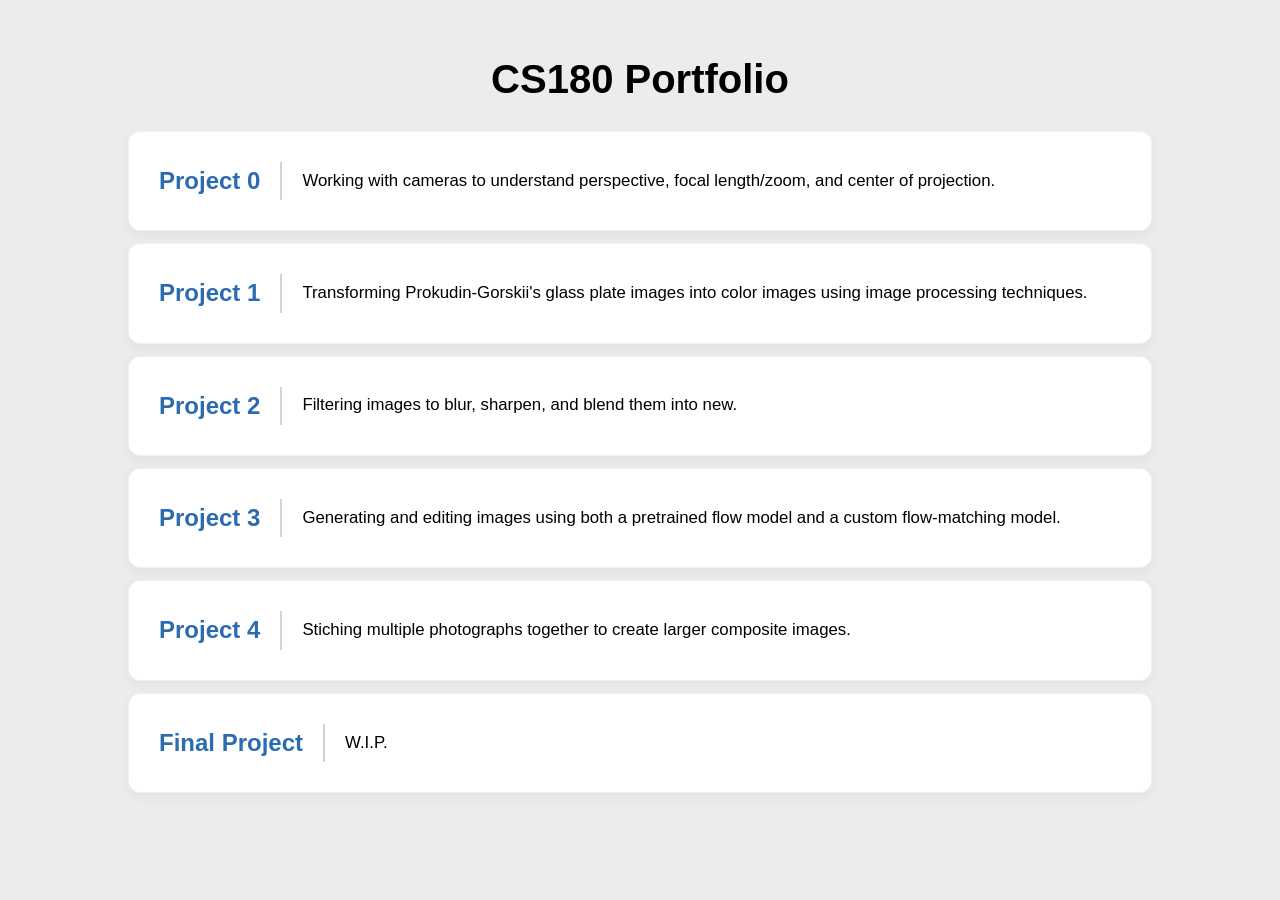
<file: index.html>
<!DOCTYPE html>
<html>
<head>
    <title>My Portfolio</title>
    <link rel="stylesheet" href="style.css">
</head>
<body>
    <h1>CS180 Portfolio</h1>
    <div class="project-bar">
        <a href="./0/index.html">Project 0</a>
        <p>
            Working with cameras to understand perspective, focal length/zoom, and center of projection.
        </p>
    </div>
    <div class="project-bar">
        <a href="./1/index.html">Project 1</a>
        <p>
            Transforming Prokudin-Gorskii's glass plate images into color images using image processing techniques.
        </p>
    </div>
    <div class="project-bar">
        <a href="./2/index.html">Project 2</a>
        <p>
            Filtering images to blur, sharpen, and blend them into new.
        </p>
    </div>
    <div class="project-bar">
        <a href="./3/index.html">Project 3</a>
        <p>
            Generating and editing images using both a pretrained flow model and a custom flow-matching model.
        </p>
    </div>
    <div class="project-bar">
        <a href="./4/index.html">Project 4</a>
        <p>
            Stiching multiple photographs together to create larger composite images.
        </p>
    </div>
    <div class="project-bar">
        <a href="./error.html">Final Project</a>
        <p>
            W.I.P.
        </p>
    </div>
</body>
</html>
</file>
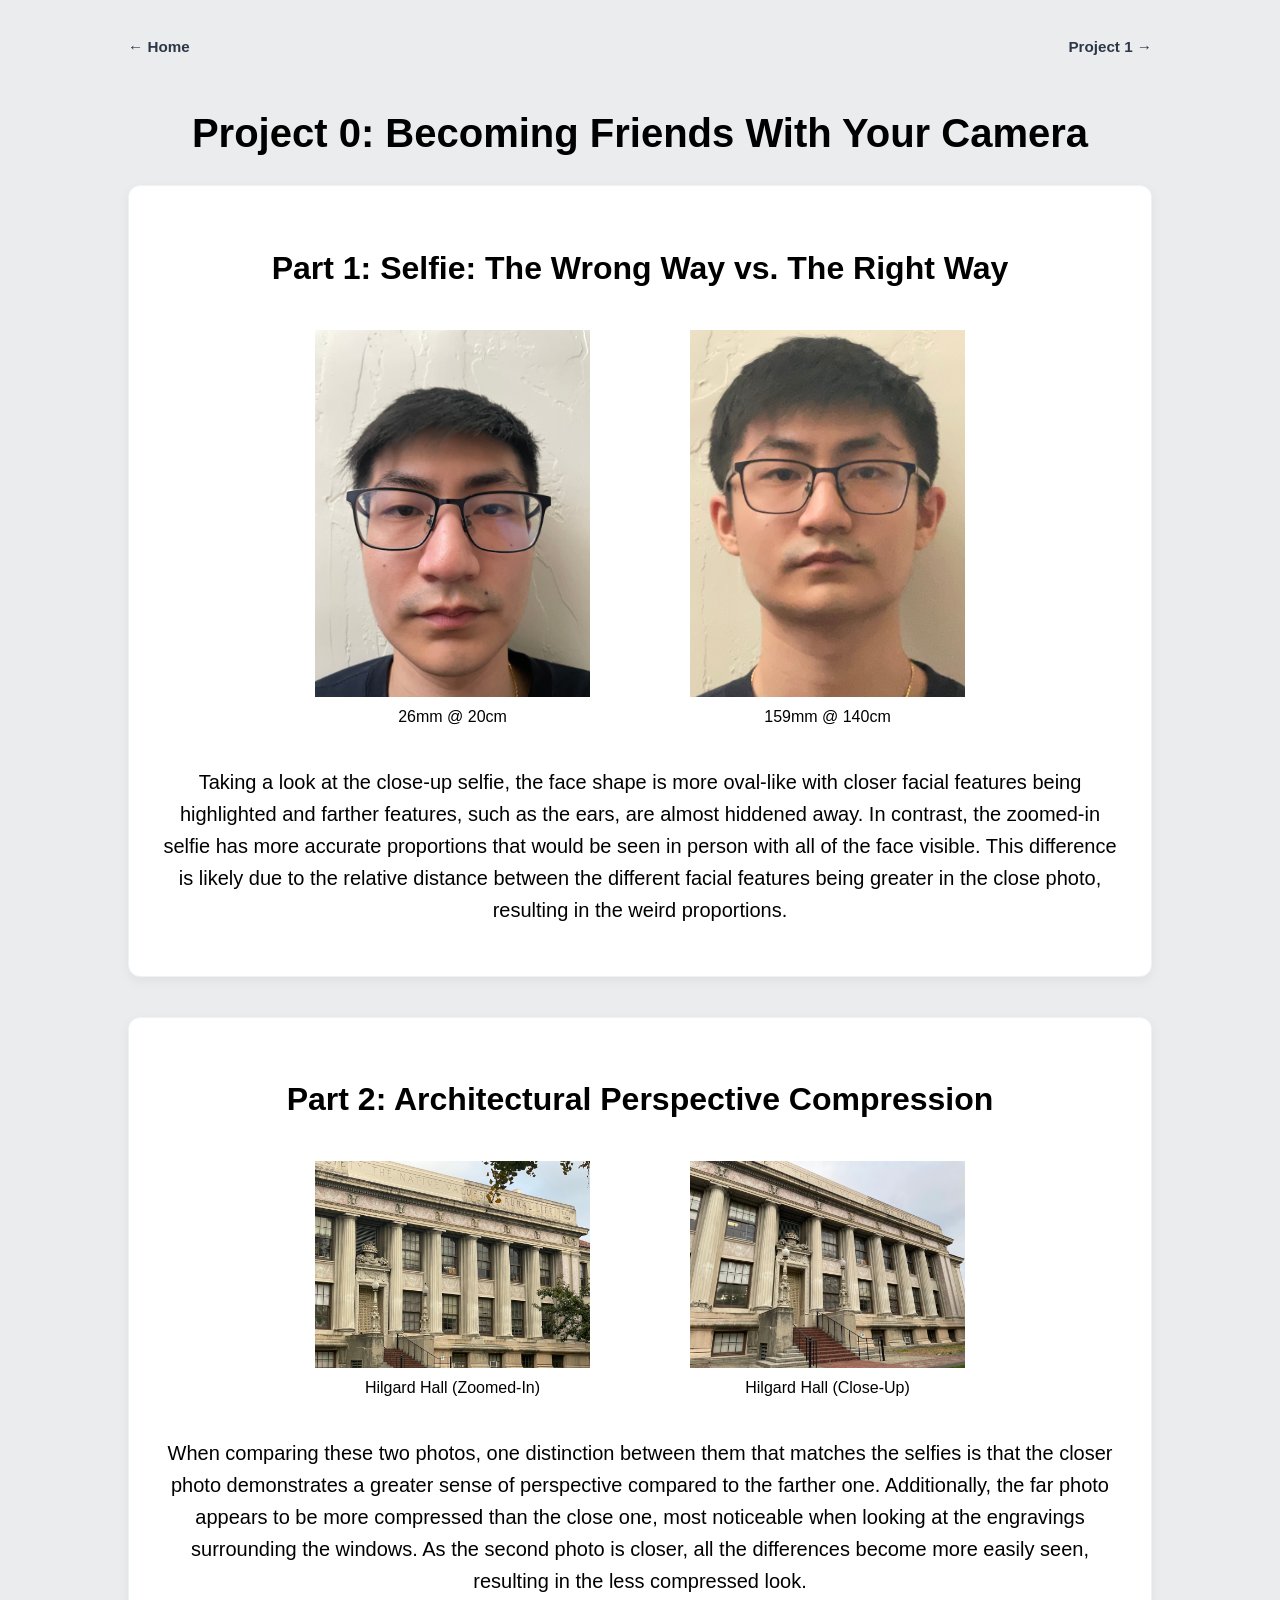
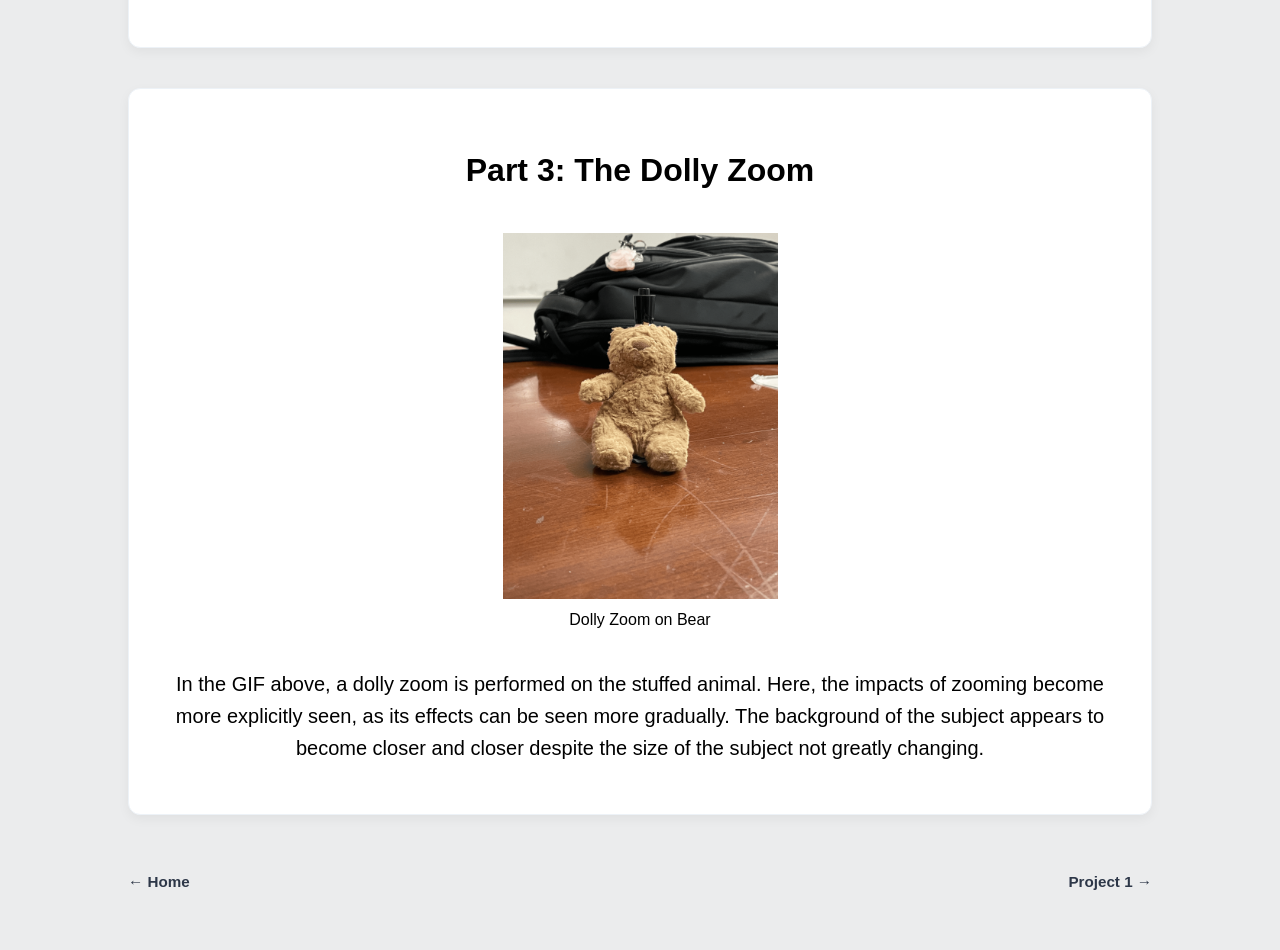
<file: 0/index.html>
<!DOCTYPE html>
<html>
<head>
    <title>Project 0</title>
    <link rel="stylesheet" href="../style.css">
</head>
<body>
    <nav class="nav-bar">
        <a href="../index.html" class="nav-link">← Home</a>
        <a href="../1/index.html" class="nav-link">Project 1 →</a>
    </nav>
    <h1>Project 0: Becoming Friends With Your Camera</h1>
    <div>
        <h2>Part 1: Selfie: The Wrong Way vs. The Right Way</h2>
        <div class="images">
            <figure>
                <img src="./media/selfie-close.jpg" alt="Close-up selfie">
                <figcaption>26mm @ 20cm</figcaption>
            </figure>
            
            <figure>
                <img src="./media/selfie-far.JPG" alt="Far-away selfie with zoom">
                <figcaption>159mm @ 140cm</figcaption>
            </figure>
        </div>
        <p>Taking a look at the close-up selfie, the face shape is more oval-like with 
            closer facial features being highlighted and farther features, such as the ears,
            are almost hiddened away. In contrast, the zoomed-in selfie has more accurate proportions
            that would be seen in person with all of the face visible. This difference is likely 
            due to the relative distance between the different facial features being greater in
            the close photo, resulting in the weird proportions.
        </p>
    </div>
    
    <div>
        <h2>Part 2: Architectural Perspective Compression</h2>
        <div class="images">
            <figure>
                <img src="./media/building-far.JPG" alt="Zoomed-in photo of Hilgard Hall">
                <figcaption>Hilgard Hall (Zoomed-In)</figcaption>
            </figure>

            <figure>
                <img src="./media/building-close.JPG" alt="Close-up photo of Hilgard Hall">
                <figcaption>Hilgard Hall (Close-Up)</figcaption>
            </figure>
        
        </div>
         
        
        <p>When comparing these two photos, one distinction between them that matches the selfies is 
            that the closer photo demonstrates a greater sense of perspective compared to the farther one.
            Additionally, the far photo appears to be more compressed than the close one, most noticeable 
            when looking at the engravings surrounding the windows. As the second photo is closer, all 
            the differences become more easily seen, resulting in the less compressed look.
        </p>
    </div>
    
    <div>
        <h2>Part 3: The Dolly Zoom</h2>
        <div class="images">
            <figure>
                <img src="./media/dolly-zoom.gif" alt="Dolly Zoom effect on a stuffed bear">
                <figcaption>Dolly Zoom on Bear</figcaption>
            </figure>
        </div>
        
        
        <p>In the GIF above, a dolly zoom is performed on the stuffed animal.
            Here, the impacts of zooming become more explicitly seen, as its effects can be
            seen more gradually. The background of the subject appears to become closer and closer 
            despite the size of the subject not greatly changing.
        </p>
    </div>
    <nav class="nav-bar">
        <a href="../index.html" class="nav-link">← Home</a>
        <a href="../error.html" class="nav-link">Project 1 →</a>
    </nav>
</body>
</html>
</file>
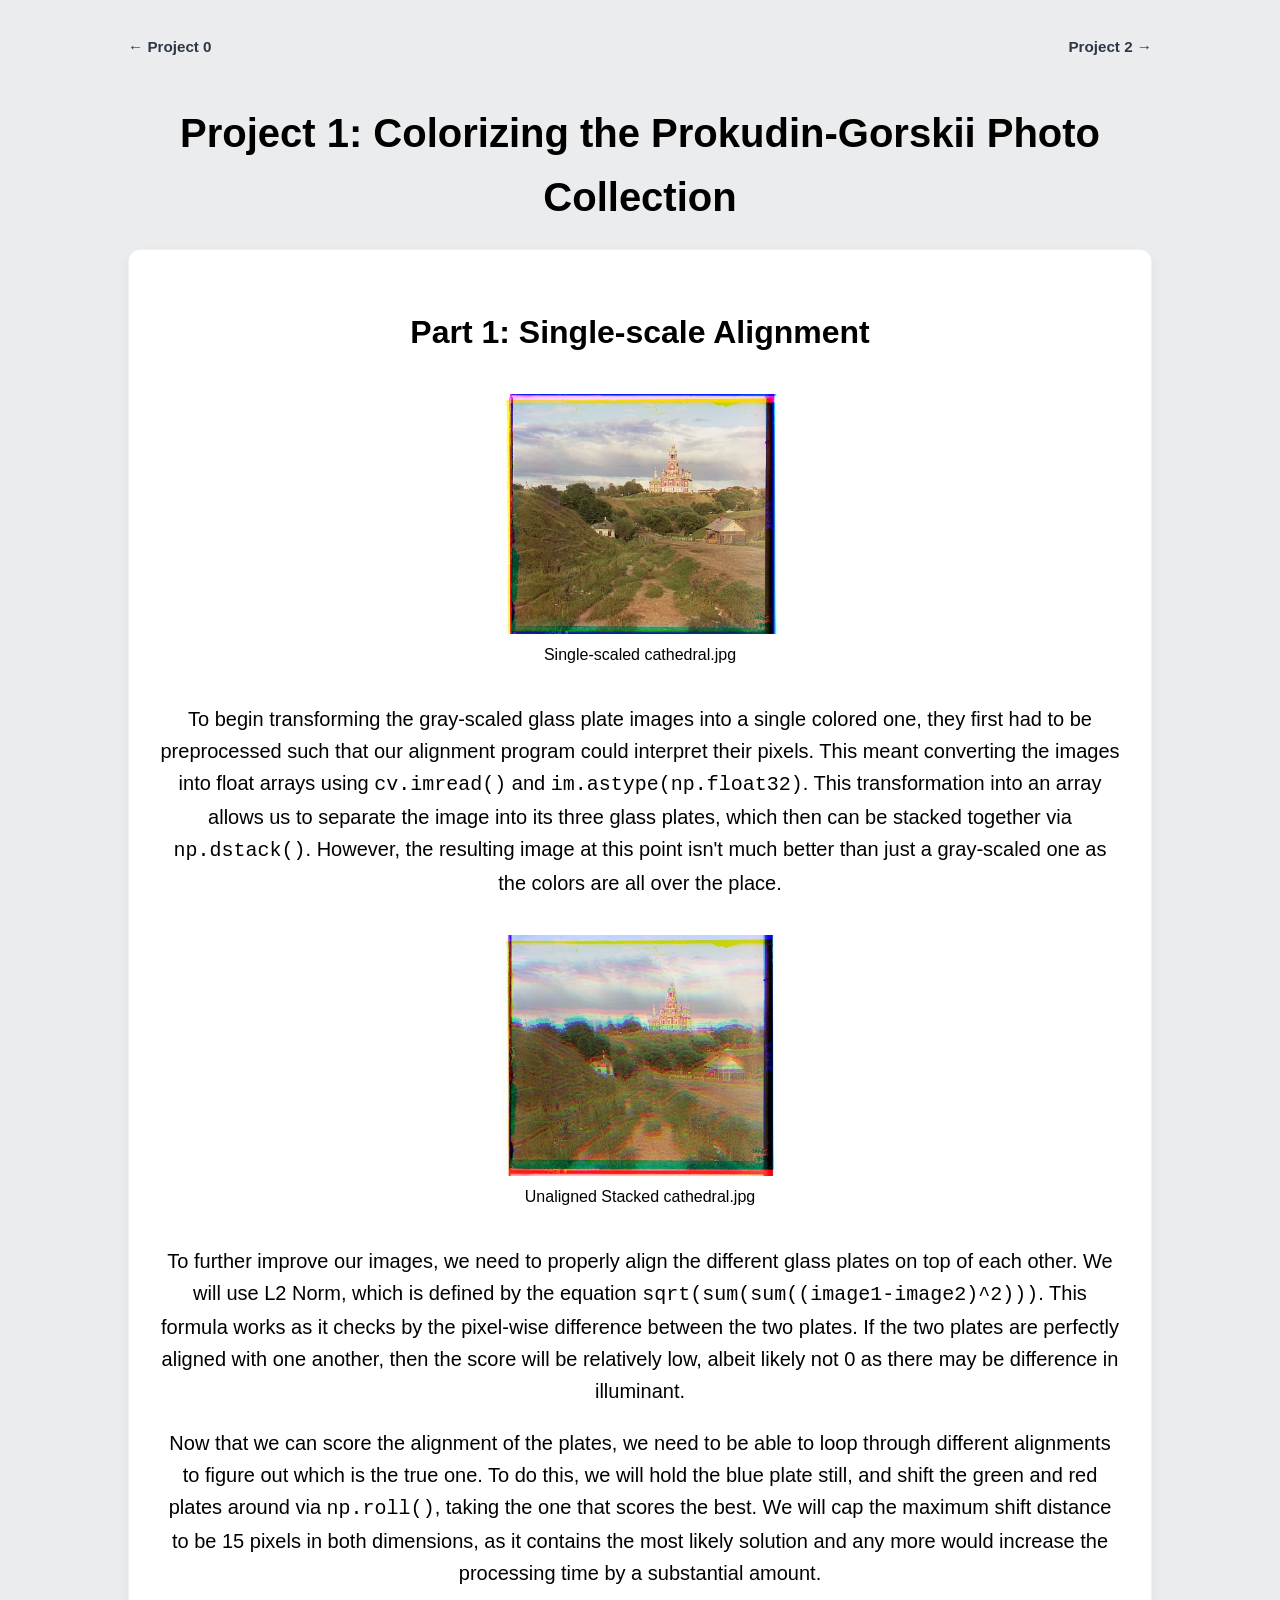
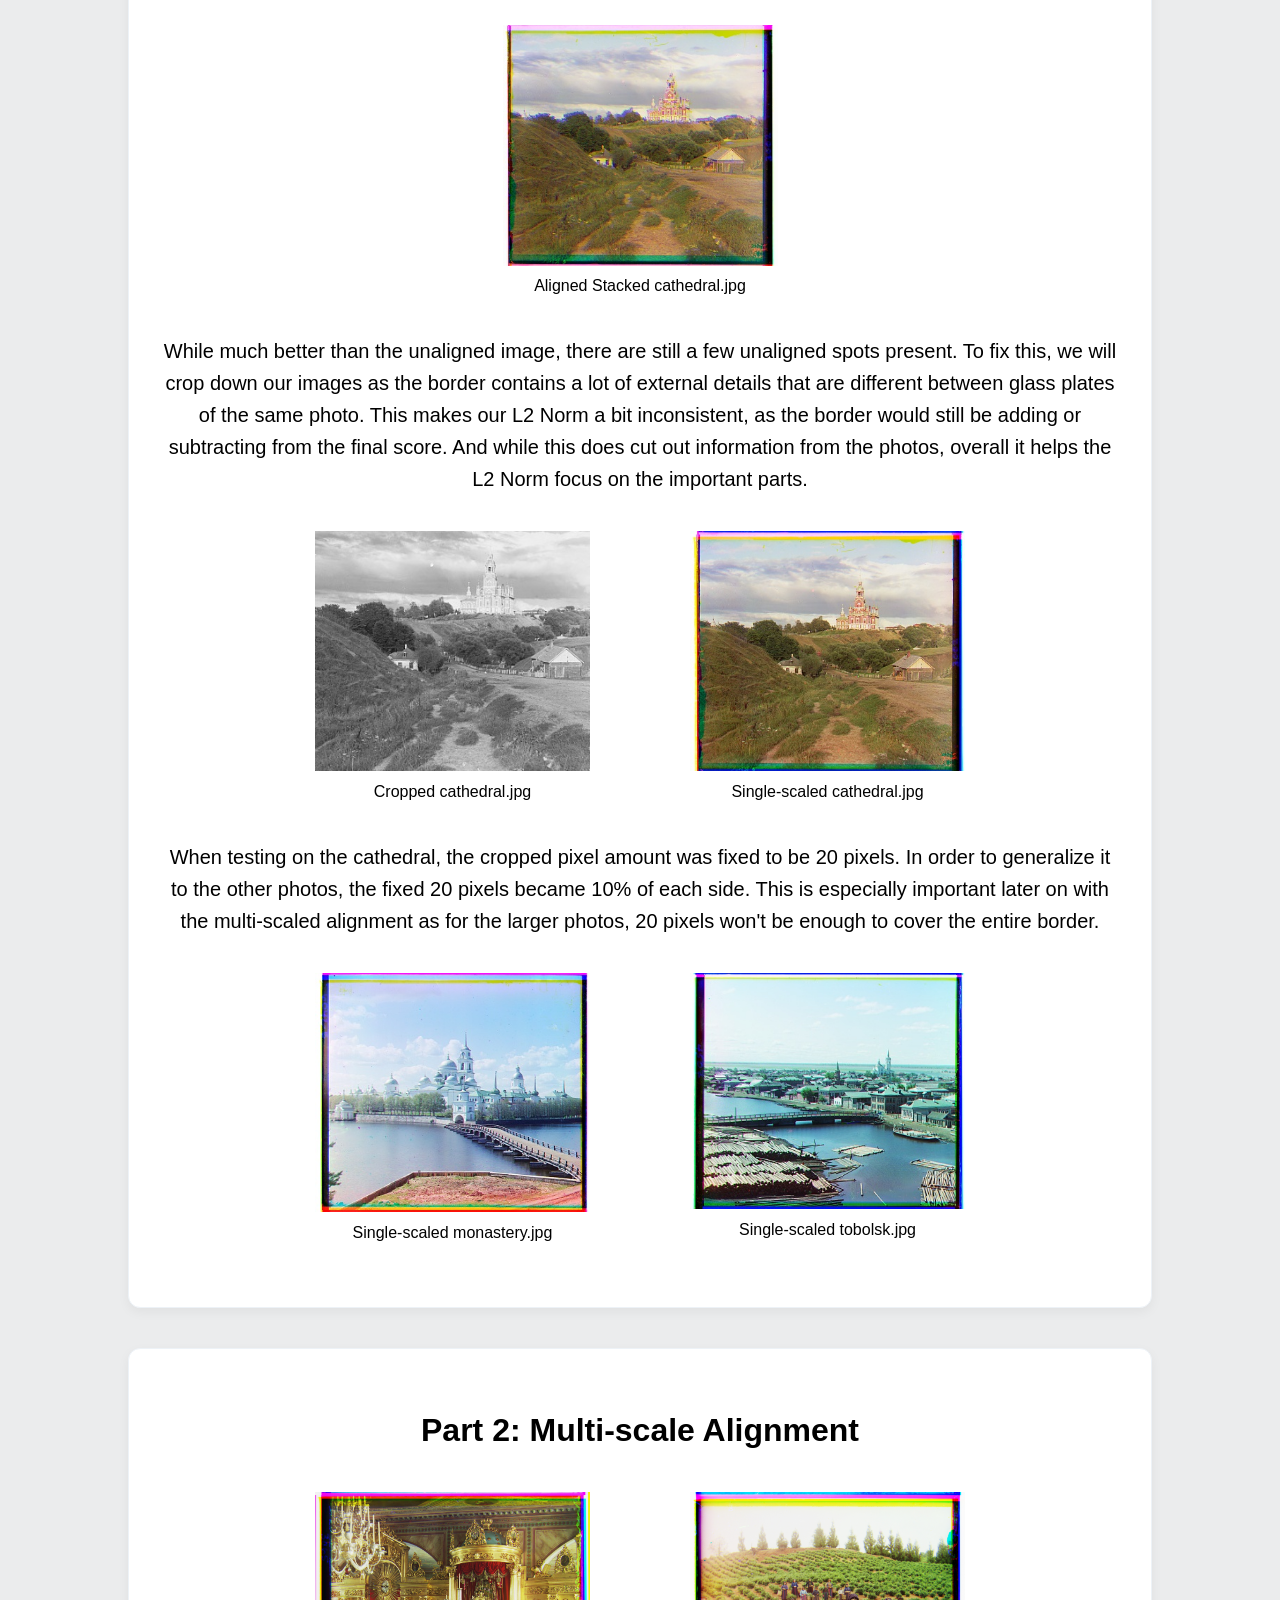
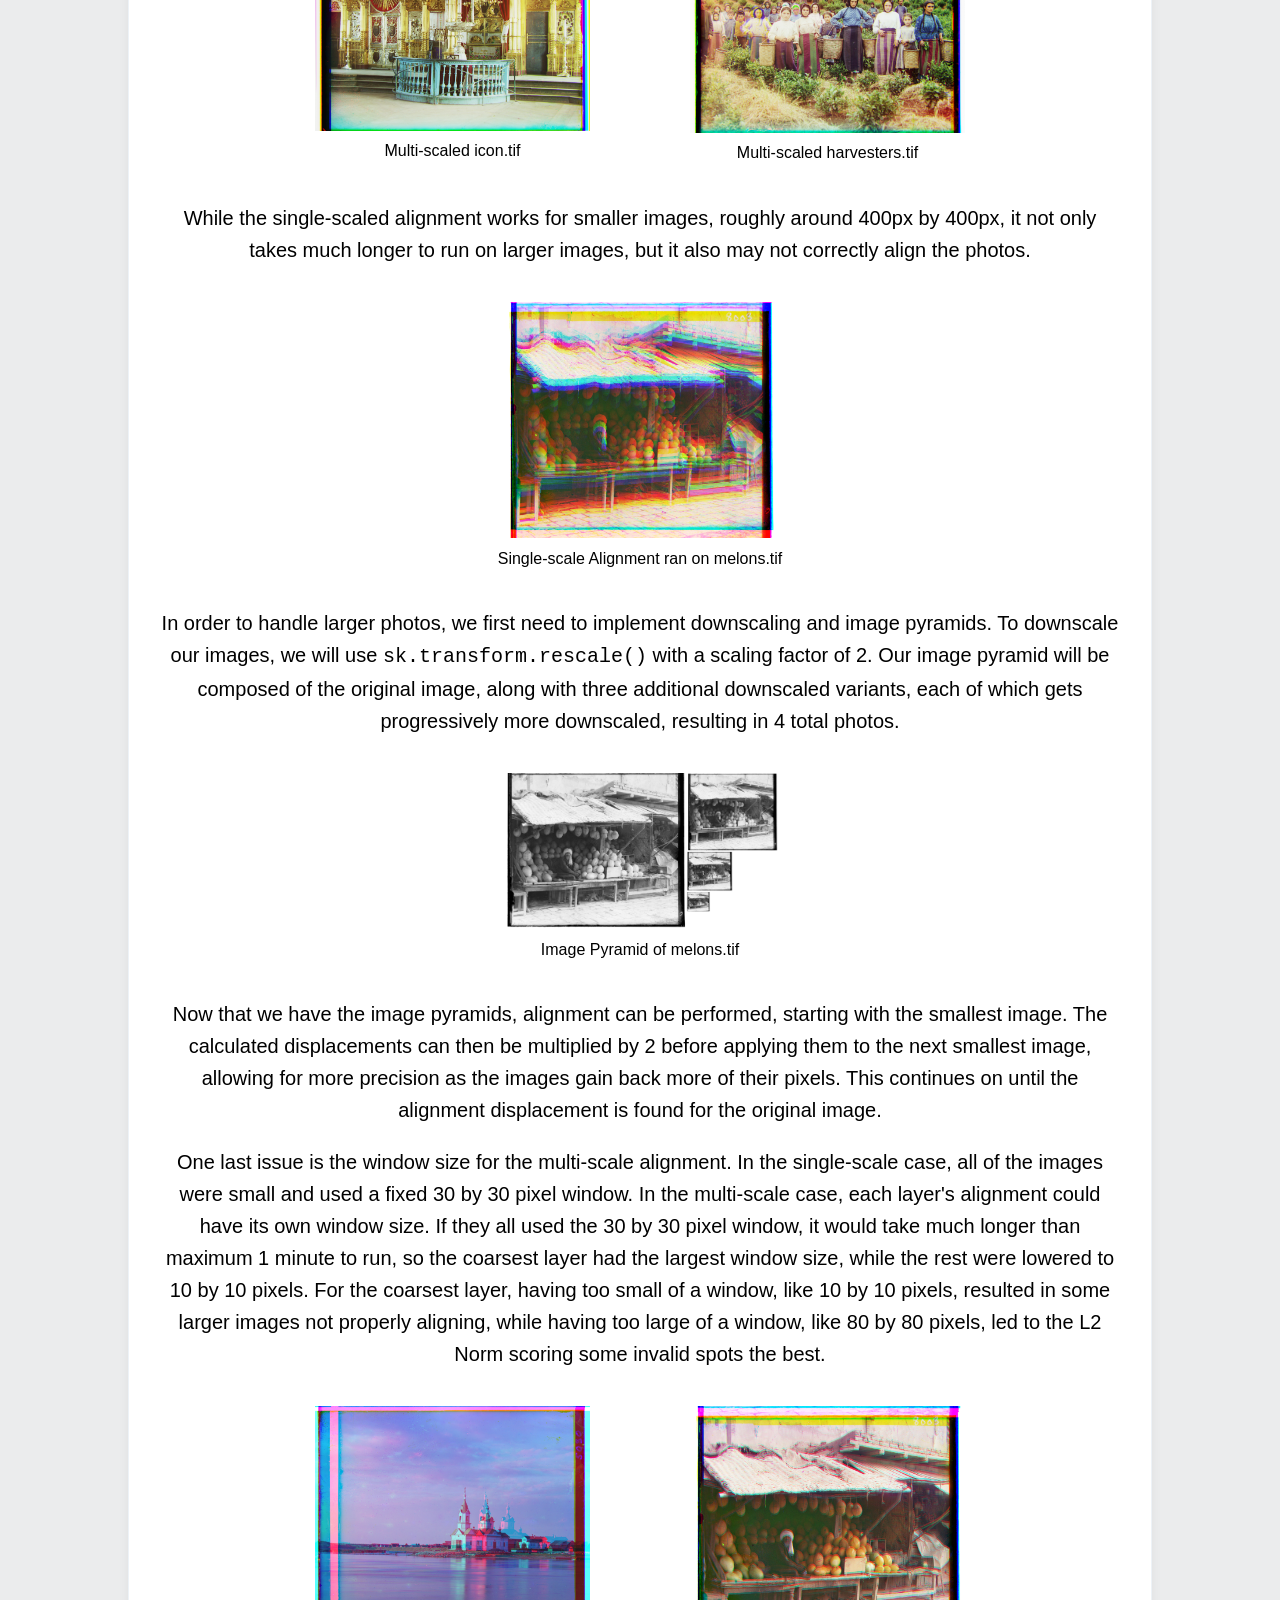
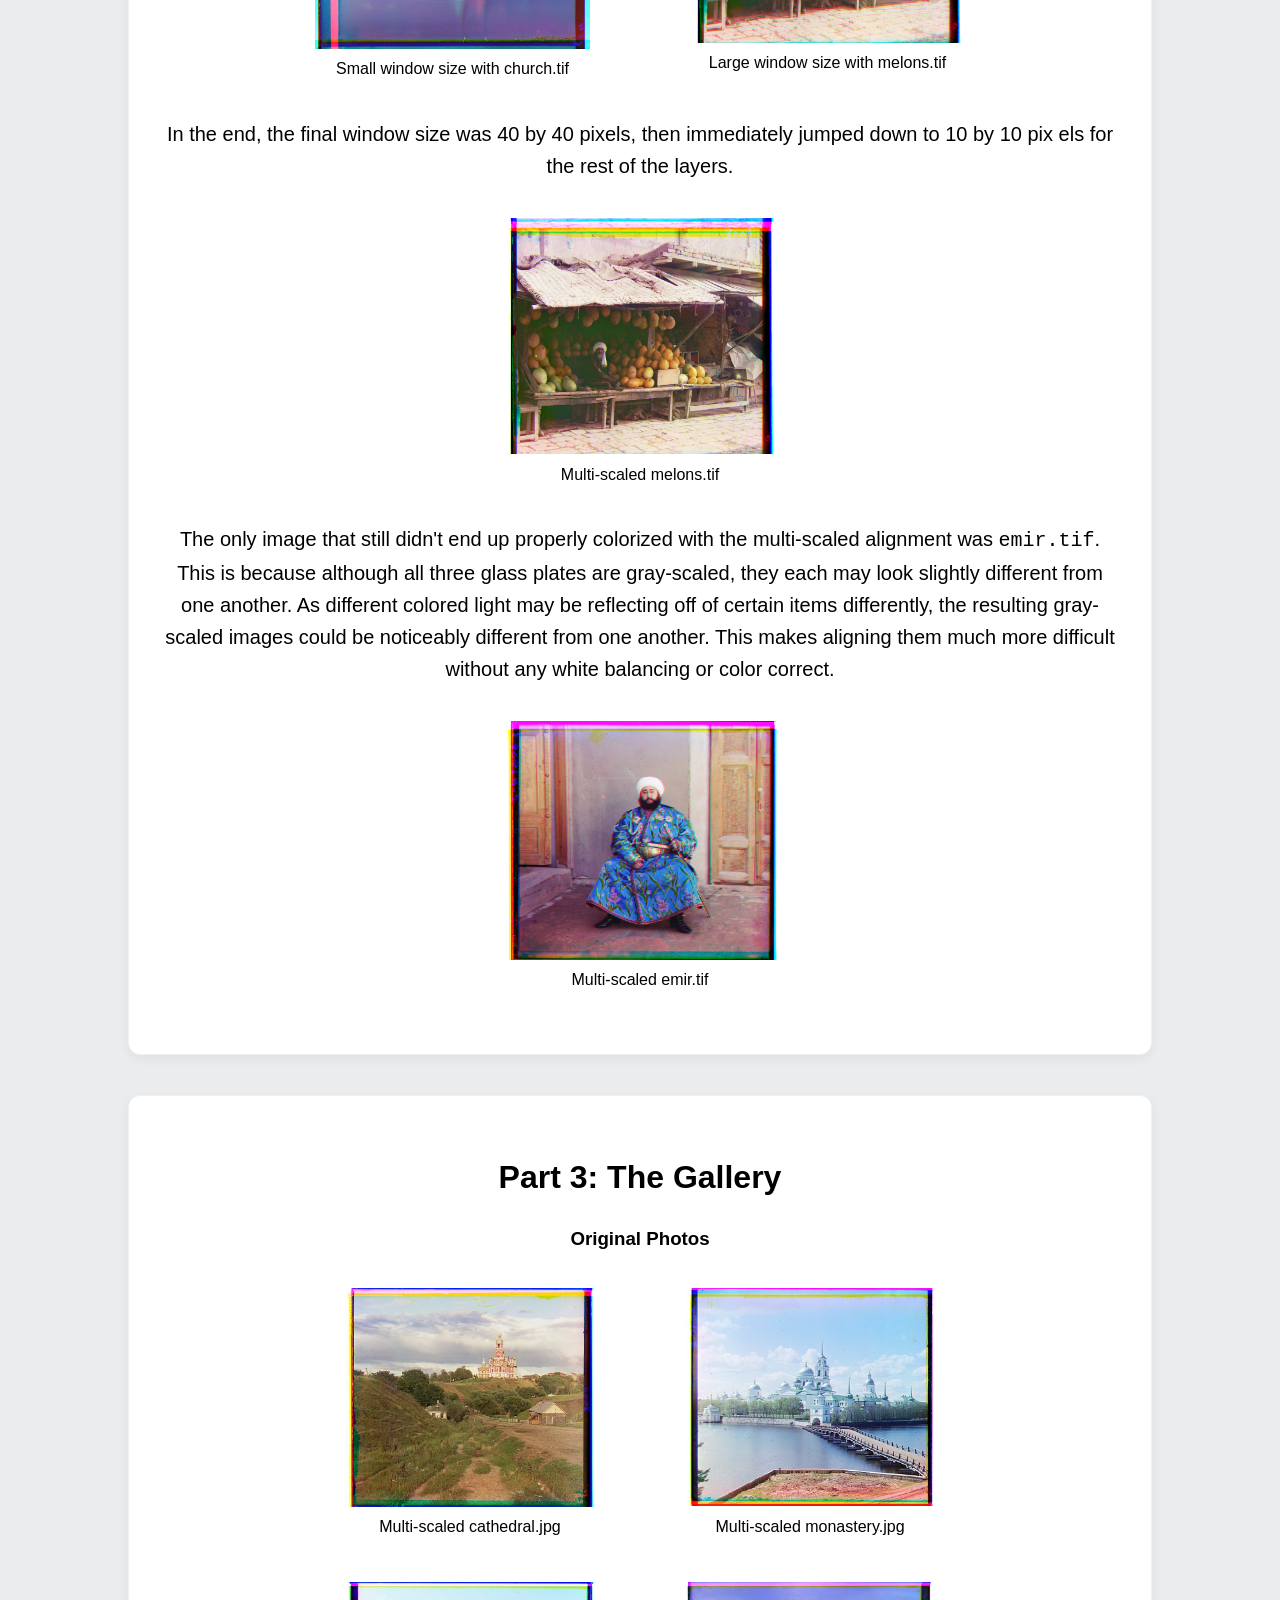
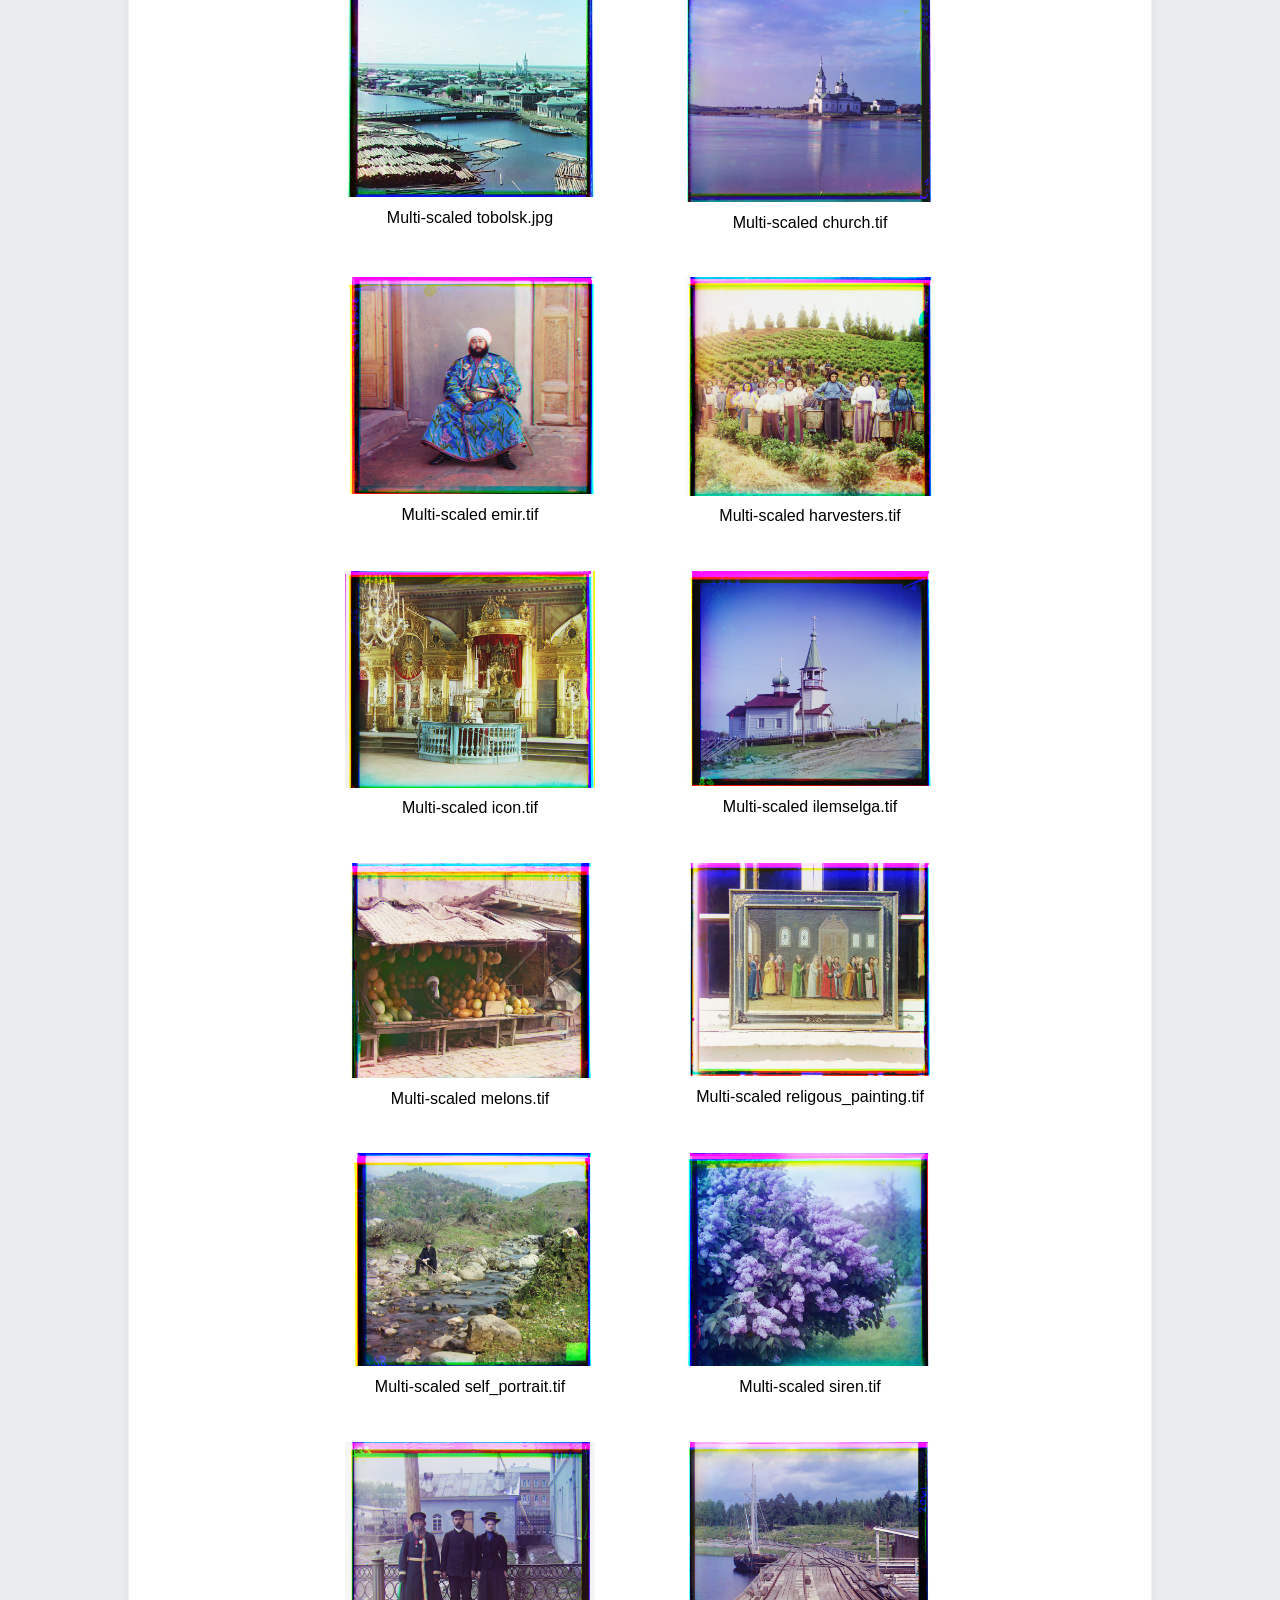
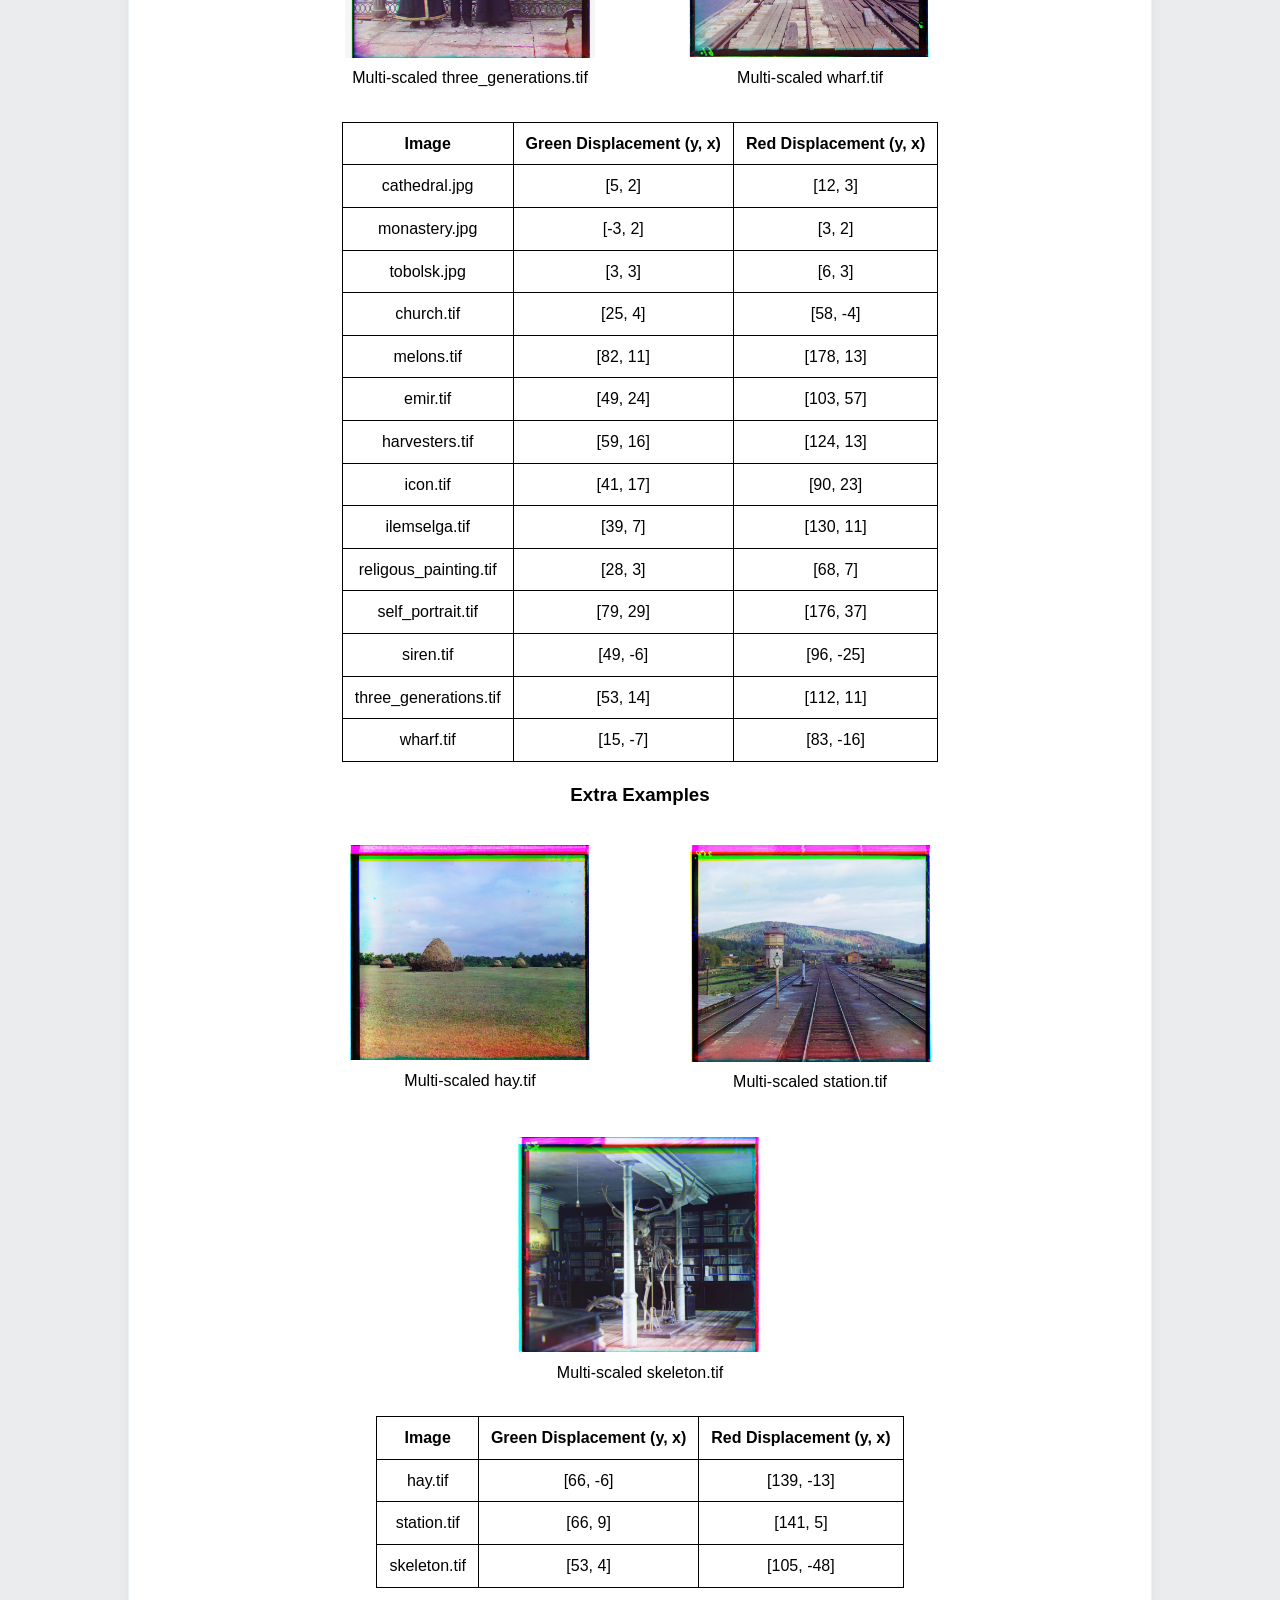
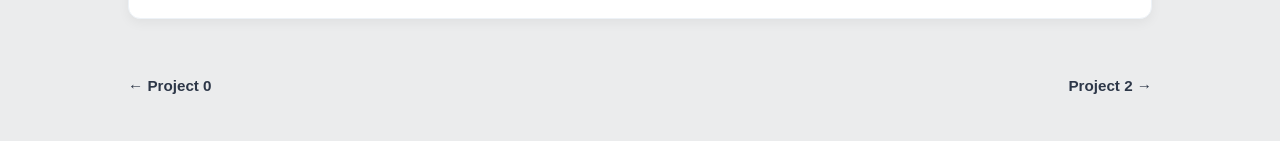
<file: 1/index.html>
<!DOCTYPE html>
<html>
<head>
    <title>Project 1</title>
    <link rel="stylesheet" href="../style.css">
</head>
<body>
    <nav class="nav-bar">
        <a href="../0/index.html" class="nav-link">← Project 0</a>
        <a href="../2/index.html" class="nav-link">Project 2 →</a>
    </nav>
    <h1>Project 1: Colorizing the Prokudin-Gorskii Photo Collection</h1>
    <div>
        <h2>Part 1: Single-scale Alignment</h2>
        <div class="images">
            <figure>
                <img src="./media/cathedral_single.jpg" alt="Single-scaled Cathedral">
                <figcaption>Single-scaled cathedral.jpg</figcaption>
            </figure>
        </div>
        <p>To begin transforming the gray-scaled glass plate images into a single colored one, they first had to be preprocessed
            such that our alignment program could interpret their pixels. This meant converting the images into float arrays using
            <code>cv.imread()</code> and <code>im.astype(np.float32)</code>. This transformation into an array allows us to
            separate the image into its three glass plates, which then can be stacked together via <code>np.dstack()</code>.
            However, the resulting image at this point isn't much better than just a gray-scaled one as the colors are all
            over the place.
        </p>
        <div class="images">
            <figure>
                <img src="./media/iter1.jpg" alt="Unaligned Stacked Cathedral">
                <figcaption>Unaligned Stacked cathedral.jpg</figcaption>
            </figure>
        </div>
        <p>
            To further improve our images, we need to properly align the different glass plates on top of each other. We will use
            L2 Norm, which is defined by the equation <code>sqrt(sum(sum((image1-image2)^2)))</code>. This formula works as it 
            checks by the pixel-wise difference between the two plates. If the two plates are perfectly aligned with
            one another, then the score will be relatively low, albeit likely not 0 as there may be difference in illuminant.
        </p>
        <p>
            Now that we can score the alignment of the plates, we need to be able to loop through different alignments to figure out
            which is the true one. To do this, we will hold the blue plate still, and shift the green and red plates around via
            <code>np.roll()</code>, taking the one that scores the best. We will cap the maximum shift distance to be 15 pixels in
            both dimensions, as it contains the most likely solution and any more would increase the processing time by a substantial 
            amount.
        </p>
        <div class="images">
            <figure>
                <img src="./media/iter2.jpg" alt="Aligned Stacked Cathedral">
                <figcaption>Aligned Stacked cathedral.jpg</figcaption>
            </figure>
        </div>
        <p>
            While much better than the unaligned image, there are still a few unaligned spots present. To fix this, we will crop
            down our images as the border contains a lot of external details that are different between glass plates of the same photo. 
            This makes our L2 Norm a bit inconsistent, as the border would still be adding or subtracting from the final score.
            And while this does cut out information from the photos, overall it helps the L2 Norm focus on the important parts. 
        </p>
        <div class="images">
            <figure>
                <img src="./media/cropped_cathedral.jpg" alt="Cropped Glass Plate of the Cathedral">
                <figcaption>Cropped cathedral.jpg</figcaption>
            </figure>
            <figure>
                <img src="./media/cathedral_single.jpg" alt="Single-scaled Cathedral">
                <figcaption>Single-scaled cathedral.jpg</figcaption>
            </figure>
        </div>
        <p>
            When testing on the cathedral, the cropped pixel amount was fixed to be 20 pixels. In order to generalize it to the
            other photos, the fixed 20 pixels became 10% of each side. This is especially important later on with the multi-scaled
            alignment as for the larger photos, 20 pixels won't be enough to cover the entire border.
        </p>
        <div class="images">
            <figure>
                <img src="./media/monastery_single.jpg" alt="Single-scaled Monastery">
                <figcaption>Single-scaled monastery.jpg</figcaption>
            </figure>
            <figure>
                <img src="./media/tobolsk_single.jpg" alt="Single-scaled Tobolsk">
                <figcaption>Single-scaled tobolsk.jpg</figcaption>
            </figure>
        </div>
    </div>
    
    <div>
        <h2>Part 2: Multi-scale Alignment</h2>
        <div class="images">
            <figure>
                <img src="./media/icon.jpg" alt="Multi-scaled Icon">
                <figcaption>Multi-scaled icon.tif</figcaption>
            </figure>

            <figure>
                <img src="./media/harvesters.jpg" alt="Multi-scaled Harvesters">
                <figcaption>Multi-scaled harvesters.tif</figcaption>
            </figure>
        
        </div>
         
        <p>
           While the single-scaled alignment works for smaller images, roughly around 400px by 400px, it not only takes
           much longer to run on larger images, but it also may not correctly align the photos. 
        </p>
        <div class="images">
            <figure>
                <img src="./media/iter5.jpg" alt="Single-scaled Melons">
                <figcaption>Single-scale Alignment ran on melons.tif</figcaption>
            </figure>
        
        </div>

        <p>
            In order to handle larger photos, we first need to implement downscaling and image pyramids. To downscale our images,
            we will use <code>sk.transform.rescale()</code> with a scaling factor of 2. Our image pyramid will be composed of 
            the original image, along with three additional downscaled variants, each of which gets progressively more downscaled, 
            resulting in 4 total photos.
        </p>

        <div class="images">
            <figure>
                <img src="./media/image_pyramid_melons.jpg" alt="Image Pyramid of Melons">
                <figcaption>Image Pyramid of melons.tif</figcaption>
            </figure>
        </div>
        <p>
            Now that we have the image pyramids, alignment can be performed, starting with the smallest image. The calculated displacements
            can then be multiplied by 2 before applying them to the next smallest image, allowing for more precision as the images
            gain back more of their pixels. This continues on until the alignment displacement is found for the original image.
        </p>

        <p>
            One last issue is the window size for the multi-scale alignment. In the single-scale case, all of the images
            were small and used a fixed 30 by 30 pixel window. In the multi-scale case, each layer's alignment could have its
            own window size. If they all used the 30 by 30 pixel window, it would take much longer than maximum 1 minute to run, so the
            coarsest layer had the largest window size, while the rest were lowered to 10 by 10 pixels. For the coarsest layer, having 
            too small of a window, like 10 by 10 pixels, resulted in some larger images not properly aligning, while having too large of a 
            window, like 80 by 80 pixels, led to the L2 Norm scoring some invalid spots the best. 
        </p>
        <div class="images">
            <figure>
                <img src="./media/church_fail.jpg" alt="Small window size with church.tif">
                <figcaption>Small window size with church.tif</figcaption>
            </figure>
            <figure>
                <img src="./media/melons_fail.jpg" alt="Large window size with melons.tif">
                <figcaption>Large window size with melons.tif</figcaption>
            </figure>
        </div>
        <p>
            In the end, the final window size was 40 by 40 pixels, then immediately jumped down to 10 by 10 pix els for the 
            rest of the layers.
        </p>
        <div class="images">
            <figure>
                <img src="./media/melons.jpg" alt="Multi-scaled melons.tif">
                <figcaption>Multi-scaled melons.tif</figcaption>
            </figure>
        </div>
        
        <p>
            The only image that still didn't end up properly colorized with the multi-scaled alignment was
            <code>emir.tif</code>. This is because although all three glass plates are gray-scaled, they each may look
            slightly different from one another. As different colored light may be reflecting off of certain items differently, 
            the resulting gray-scaled images could be noticeably different from one another. This makes aligning them 
            much more difficult without any white balancing or color correct.
        </p>
        <div class="images">
            <figure>
                <img src="./media/emir.jpg" alt="Slightly off emir.tif">
                <figcaption>Multi-scaled emir.tif</figcaption>
            </figure>
        </div>
        

    </div>
    
    <div>
        <h2>Part 3: The Gallery</h2>
        <h3>Original Photos</h3>
        <div class="gallery">
            <figure>
                <img src="./media/cathedral.jpg" alt="Multi-scaled cathedral.jpg">
                <figcaption>Multi-scaled cathedral.jpg </figcaption>
            </figure>
            <figure>
                <img src="./media/monastery.jpg" alt="Multi-scaled monastery.jpg">
                <figcaption>Multi-scaled monastery.jpg</figcaption>
            </figure>
            <figure>
                <img src="./media/tobolsk.jpg" alt="Multi-scaled tobolsk.jpg">
                <figcaption>Multi-scaled tobolsk.jpg</figcaption>
            </figure>
            <figure>
                <img src="./media/church.jpg" alt="Multi-scaled church.tif">
                <figcaption>Multi-scaled church.tif</figcaption>
            </figure>
            <figure>
                <img src="./media/emir.jpg" alt="Multi-scaled emir.tif">
                <figcaption>Multi-scaled emir.tif</figcaption>
            </figure>
            <figure>
                <img src="./media/harvesters.jpg" alt="Multi-scaled harvesters.tif">
                <figcaption>Multi-scaled harvesters.tif</figcaption>
            </figure>
            <figure>
                <img src="./media/icon.jpg" alt="Multi-scaled icon.tif">
                <figcaption>Multi-scaled icon.tif</figcaption>
            </figure>
            <figure>
                <img src="./media/ilemselga.jpg" alt="Multi-scaled ilemselga.tif">
                <figcaption>Multi-scaled ilemselga.tif</figcaption>
            </figure>
            <figure>
                <img src="./media/melons.jpg" alt="Multi-scaled melons.tif">
                <figcaption>Multi-scaled melons.tif</figcaption>
            </figure>
            <figure>
                <img src="./media/religous_painting.jpg" alt="Multi-scaled religous_painting.tif">
                <figcaption>Multi-scaled religous_painting.tif</figcaption>
            </figure>
            <figure>
                <img src="./media/self_portrait.jpg" alt="Multi-scaled self_portrait.tif">
                <figcaption>Multi-scaled self_portrait.tif</figcaption>
            </figure>
            <figure>
                <img src="./media/siren.jpg" alt="Multi-scaled siren.tif">
                <figcaption>Multi-scaled siren.tif</figcaption>
            </figure>
            <figure>
                <img src="./media/three_generations.jpg" alt="Multi-scaled three_generations.tif">
                <figcaption>Multi-scaled three_generations.tif</figcaption>
            </figure>
            <figure>
                <img src="./media/wharf.jpg" alt="Multi-scaled wharf.tif">
                <figcaption>Multi-scaled wharf.tif</figcaption>
            </figure>
        </div>
        <table class="table">
            <tr>
                <th>Image</th>
                <th>Green Displacement (y, x)</th>
                <th>Red Displacement (y, x)</th>
            </tr>
            <tr>
                <td>cathedral.jpg</td>
                <td>[5, 2]</td>
                <td>[12, 3]</td>
            </tr>
            <tr>
                <td>monastery.jpg</td>
                <td>[-3, 2]</td>
                <td>[3, 2]</td>
            </tr>
            <tr>
                <td>tobolsk.jpg</td>
                <td>[3, 3]</td>
                <td>[6, 3]</td>
            </tr>
            <tr>
                <td>church.tif</td>
                <td>[25, 4]</td>
                <td>[58, -4]</td>
            </tr>
            <tr>
                <td>melons.tif</td>
                <td>[82, 11]</td>
                <td>[178, 13]</td>
            </tr>
            <tr>
                <td>emir.tif</td>
                <td>[49, 24]</td>
                <td>[103, 57]</td>
            </tr>
            <tr>
                <td>harvesters.tif</td>
                <td>[59, 16]</td>
                <td>[124, 13]</td>
            </tr>
            <tr>
                <td>icon.tif</td>
                <td>[41, 17]</td>
                <td>[90, 23]</td>
            </tr>
            <tr>
                <td>ilemselga.tif</td>
                <td>[39, 7]</td>
                <td>[130, 11]</td>
            </tr>
            <tr>
                <td>religous_painting.tif</td>
                <td>[28, 3]</td>
                <td>[68, 7]</td>
            </tr>
            <tr>
                <td>self_portrait.tif</td>
                <td>[79, 29]</td>
                <td>[176, 37]</td>
            </tr>
            <tr>
                <td>siren.tif</td>
                <td>[49, -6]</td>
                <td>[96, -25]</td>
            </tr>
            <tr>
                <td>three_generations.tif</td>
                <td>[53, 14]</td>
                <td>[112, 11]</td>
            </tr>
            <tr>
                <td>wharf.tif</td>
                <td>[15, -7]</td>
                <td>[83, -16]</td>
            </tr>
        </table>
        <h3>Extra Examples</h3>
        <div class="gallery">
            <figure>
                <img src="./media/hay.jpg" alt="Multi-scaled hay.tif">
                <figcaption>Multi-scaled hay.tif</figcaption>
            </figure>
            <figure>
                <img src="./media/station.jpg" alt="Multi-scaled station.tif">
                <figcaption>Multi-scaled station.tif</figcaption>
            </figure>
            <figure>
                <img src="./media/skeleton.jpg" alt="Multi-scaled skeleton.tif">
                <figcaption>Multi-scaled skeleton.tif</figcaption>
            </figure>
        </div>
        <table class="table">
            <tr>
                <th>Image</th>
                <th>Green Displacement (y, x)</th>
                <th>Red Displacement (y, x)</th>
            </tr>
            <tr>
                <td>hay.tif</td>
                <td>[66, -6]</td>
                <td>[139, -13]</td>
            </tr>
            <tr>
                <td>station.tif</td>
                <td>[66, 9]</td>
                <td>[141, 5]</td>
            </tr>
            <tr>
                <td>skeleton.tif</td>
                <td>[53, 4]</td>
                <td>[105, -48]</td>
            </tr>
        </table>
       
    </div>
    <nav class="nav-bar">
        <a href="../0/index.html" class="nav-link">← Project 0</a>
        <a href="../2/index.html" class="nav-link">Project 2 →</a>
    </nav>
</body>
</html>
</file>
<file: style.css>
body {
    font-family: Arial, sans-serif;
    margin: 0 auto; 
    padding: 20px;
    max-width: 80%;
    text-align: center;
    background-color: #ebeced;
    line-height: 1.6
}

.images {
    display: flex;
    flex-wrap: wrap;
    gap: 20px;
    margin-bottom: 15px;
    justify-content: center;
}

.images img {
    max-width: 275px; 
    width: 100%;
    height: auto;
}

.images figure.large-figure {
    flex: 1 1 100%;
    max-width: 100%;
}

.images figure.large-figure img {
    max-width: 100%;
    width: 100%;
    height: auto;
}

.images figure.med-figure {
    flex: 1 1 100%;
    max-width: 80%;
}

.images figure.med-figure img {
    max-width: 100%;
    width: 100%;
    height: auto;
}

h1 {
    font-size: 2.5rem;
    margin-bottom: 20px;
    font-weight: 600;
}

h2 {
    font-size: 2rem;
    margin-bottom: 20px;
    font-weight: 600;
}

p {
    font-size: 1.25rem;
}

body > div {
    background: #ffffff;
    border-radius: 12px;
    padding: 30px;
    margin-bottom: 40px;
    box-shadow: 0 4px 12px rgba(0, 0, 0, 0.05);
    border: 1px solid #edf2f7;
}

.nav-bar {
    display: flex;
    justify-content: space-between;
    align-items: center;
    padding: 15px 0;
    margin-bottom: 20px;
}

.nav-link {
    text-decoration: none;
    color: #2d3748;
    font-weight: 600;
    font-size: 0.95rem;
    transition: color 0.2s ease;
}

.nav-link:hover {
    color: #3182ce;
}

.project-bar {
    display: flex;
    flex-direction: row;
    align-items: center;
    gap: 20px;
    margin-bottom: 12px;
}

.project-bar > a {
    font-size: 1.5rem;
    font-weight: bold;
    color: #2b6cb0;
    text-decoration: none;
    white-space: nowrap;
    
    padding-right: 20px;
    border-right: 2px solid #cbd5e0; 
}

.project-bar > a:hover {
    text-decoration: underline;
}

.project-bar > p {
    font-size: 1.05rem;
    margin: 0;
}

.table {
  margin: 0 auto;            
  border-collapse: collapse;
}

.table th,
.table td {
  border: 1px solid #000;
  padding: 8px 12px;
}

.gallery {
    display: flex;
    flex-wrap: wrap;
    gap: 10px;
    margin-bottom: 15px;
    justify-content: center;
}

.gallery img {
    max-width: 250px; 
    width: 100%;
    height: auto;
}
</file>
